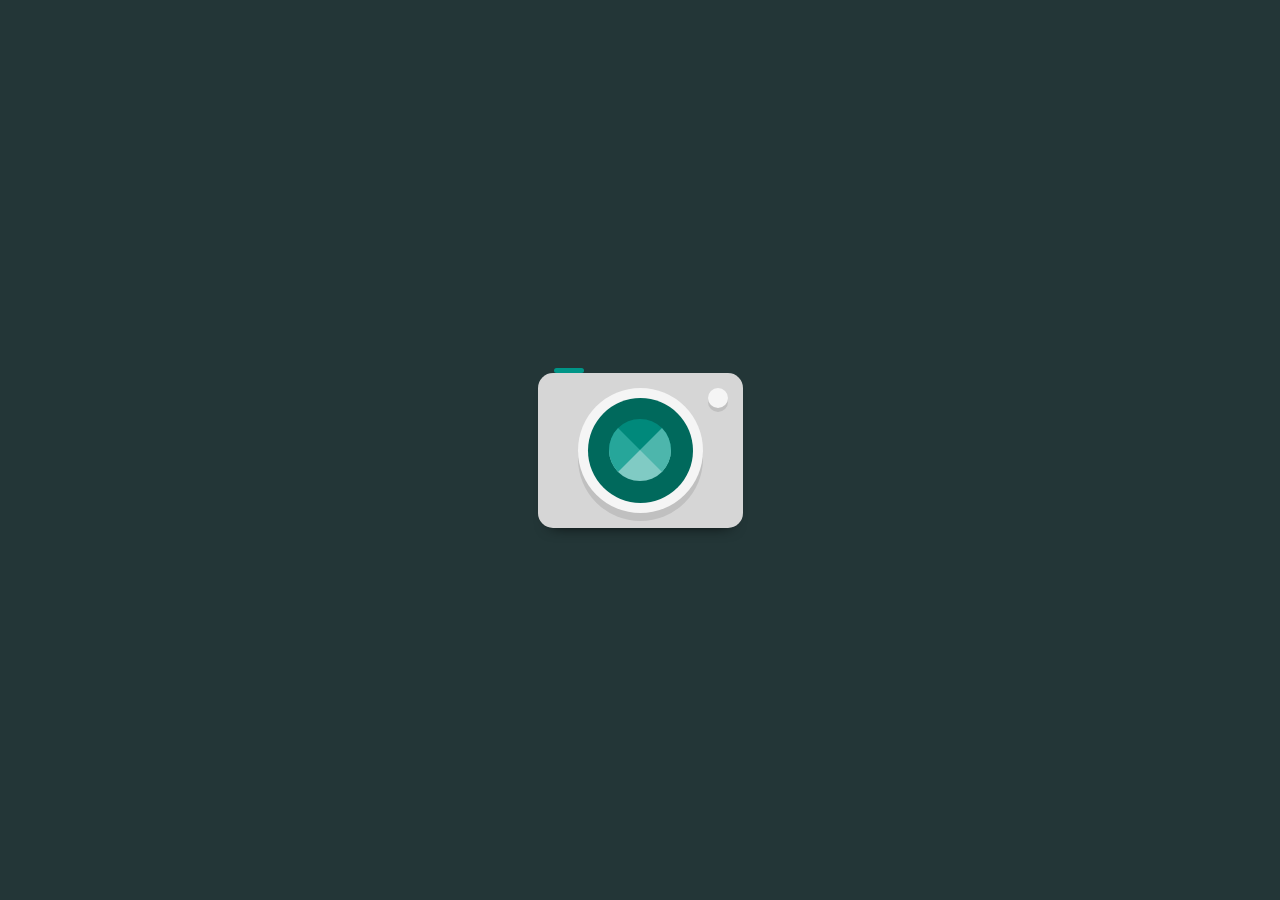
<file: Camera/index.html>
<!DOCTYPE html>
<html lang="en">
<head>
    <meta charset="UTF-8">
    <meta http-equiv="X-UA-Compatible" content="IE=edge">
    <meta name="viewport" content="width=device-width, initial-scale=1.0">
    <link rel="stylesheet" href="style.css">
    <title>Camera </title>
</head>
<body>

    <div class="camera">
        <div class="lens">
            <div class="inner-lens">
                <div class="inner-lens2">

                </div>
            </div>
        </div>
        <div class="flash"></div>
        <div class="button"></div>
    </div>
    
</body>
</html>
</file>
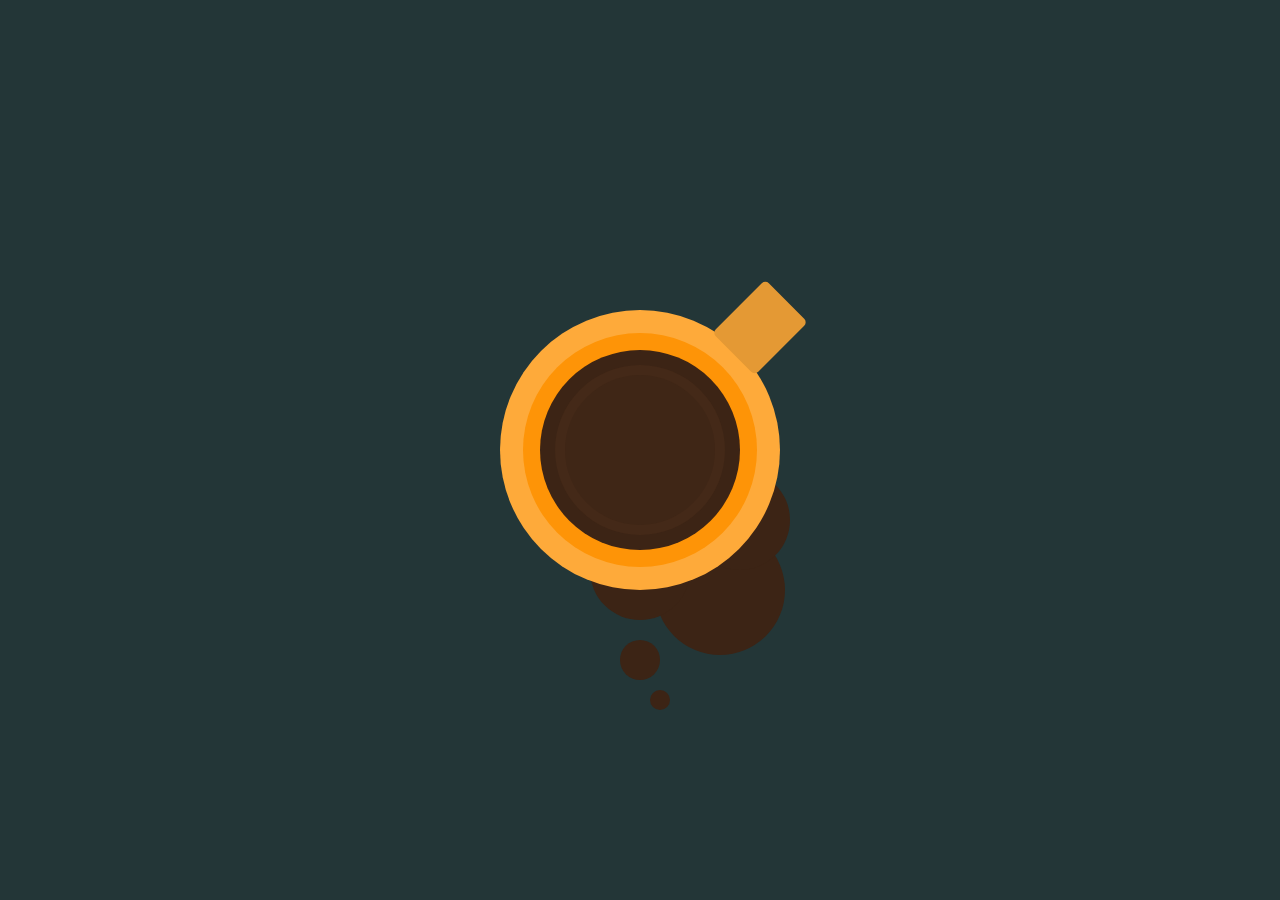
<file: Coffee/index.html>
<!DOCTYPE html>
<html lang="en">
<head>
    <meta charset="UTF-8">
    <meta http-equiv="X-UA-Compatible" content="IE=edge">
    <meta name="viewport" content="width=device-width, initial-scale=1.0">
    <link rel="stylesheet" href="style.css">
    <title>Coffee </title>
</head>
<body>

    <div class="coffee-mug">
        
    </div>
   
    
</body>
</html>
</file>
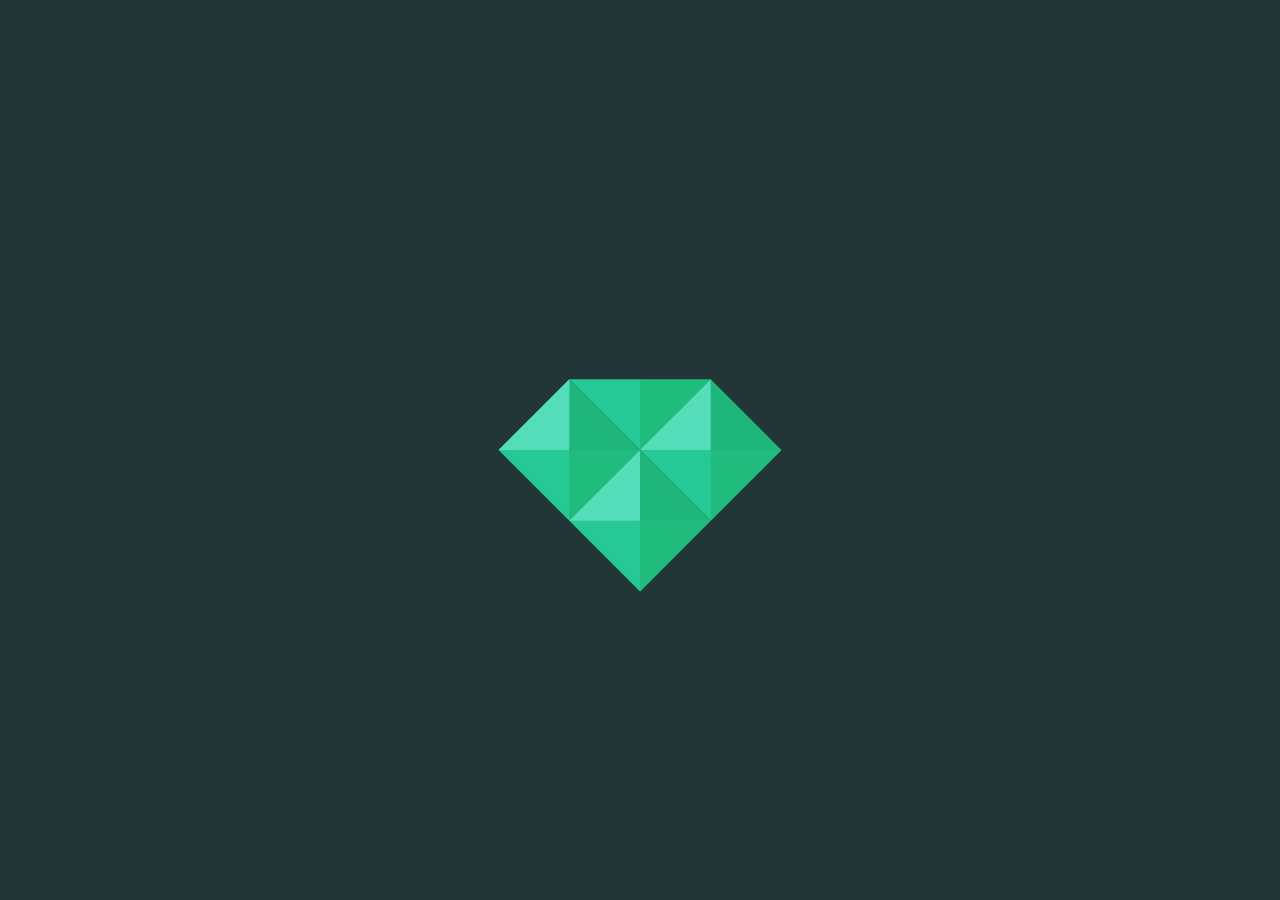
<file: Diamond/index.html>
<!DOCTYPE html>
<html lang="en">
<head>
    <meta charset="UTF-8">
    <meta http-equiv="X-UA-Compatible" content="IE=edge">
    <meta name="viewport" content="width=device-width, initial-scale=1.0">
    <link rel="stylesheet" href="index.css">
    <title>Diamond</title>
</head>
<body>

    <div class="diamond">
        <span></span>
        <span> </span>
        <span> </span>
        <span> </span>

    </div>

    
</body>
</html>
</file>
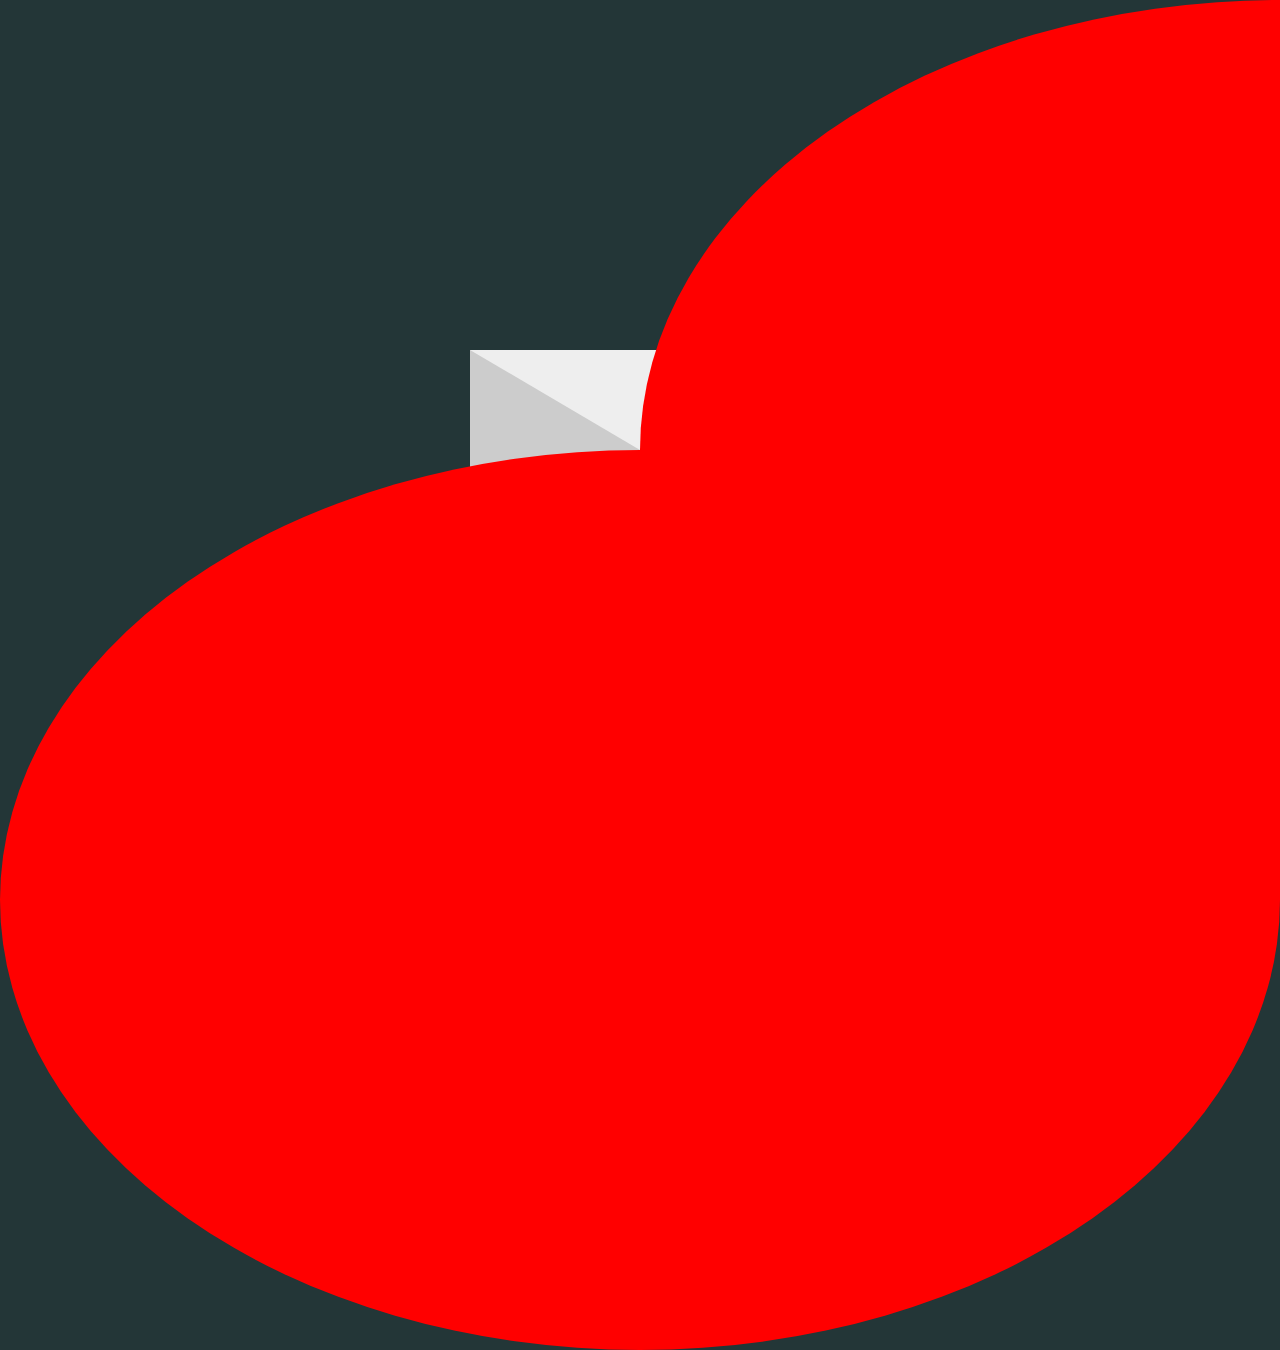
<file: Envelop/index.html>
<!DOCTYPE html>
<html lang="en">
<head>
    <meta charset="UTF-8">
    <meta http-equiv="X-UA-Compatible" content="IE=edge">
    <meta name="viewport" content="width=device-width, initial-scale=1.0">
    <link rel="stylesheet" href="style.css">
    <title> Envelop </title>
</head>
<body>

    <div class="card">
        
        <div class="heart">

        </div>
    </div>
    
</body>
</html>
</file>
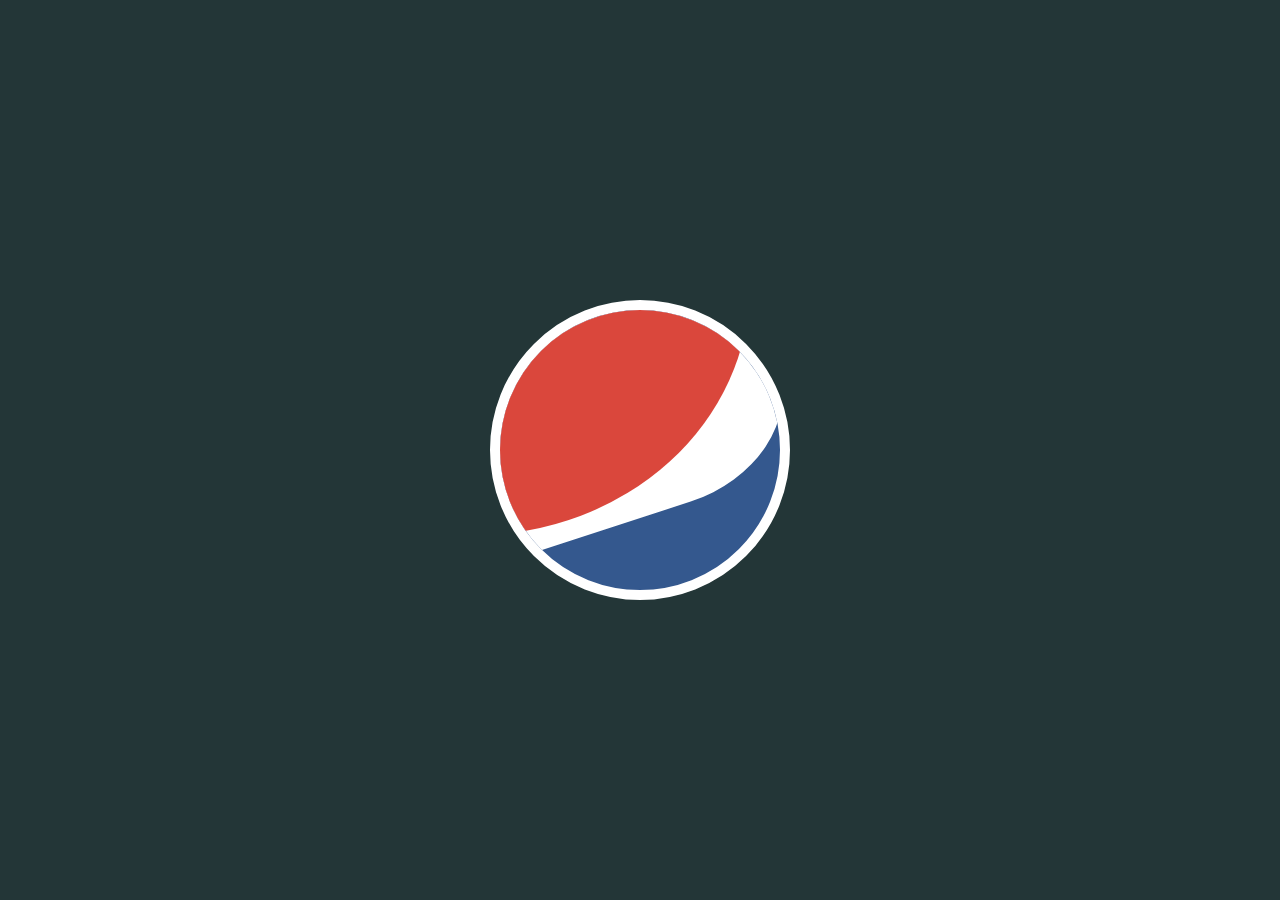
<file: Pepsi Logo/index.html>
<!DOCTYPE html>
<html lang="en">
<head>
    <meta charset="UTF-8">
    <meta http-equiv="X-UA-Compatible" content="IE=edge">
    <meta name="viewport" content="width=device-width, initial-scale=1.0">
    <link rel="stylesheet" href="style.css">
    <title>Document</title>
</head>
<body>

    <div class="pepsi">
        
    </div>
    
</body>
</html>
</file>
<file: Camera/style.css>
* {
    box-sizing: border-box !important;
}

body {
    margin: 0;
    padding: 0;
    background: #233637;
    height: 100vh;
    display: flex;
    justify-content: center;
    align-items: center;
}

.camera {
    width: 205px;
    height: 155px;
    background-color: #d6d6d6;
    border-radius: 15px;
    box-shadow: 0px 10px 15px -13px black;
    position: relative;
    display: flex;
    justify-content: center;
    align-items: center;
}

.lens {
    width: 125px;
    height: 125px;
    background-color: #f5f5f5;
    box-shadow: 0 8px 0 0 #c0c0c0;
    display: flex;
    justify-content: center;
    align-items: center;
    border-radius: 50%;
}

.inner-lens {
    width: 105px;
    height: 105px;
    background-color:#00695c ;
    display: flex;
    justify-content: center;
    align-items: center;
    border-radius: 50%;
}

.inner-lens2 {
    
    border-top: 31px solid #00897b;
    border-right: 31px solid #4db6ac ;
    border-bottom: 31px solid #80cbc4;
    border-left: 31px solid #26a69a;
    border-radius: 50%;
}

.flash {
    position: absolute;
    width: 20px;
    height: 20px;
    background-color: #f5f5f5;
    border-radius: 50%;
    box-shadow: 0 4px 0 0 #c0c0c0;
    right: 15px;
    top: 15px;
}

.button {
    position: absolute;
    width: 30px;
    height: 5px;
    background-color: #009587;
    border-radius: 60px;
    left: 16px;
    top:-5px;
}
</file>
<file: Coffee/style.css>
* {
    box-sizing: border-box !important;
}

body {
    margin: 0;
    padding: 0;
    background: #233637;
    height: 100vh;
    display: flex;
    justify-content: center;
    align-items: center;
}

.coffee-mug {

    position: relative;
    height: 150px;
    width: 150px;
    background-color: #3F2616;
    border-radius: 50%;
    box-shadow: 0px 0px 0px 10px #442918,
    0 0 0 25px #3C2415,
    0 0 0 42px #fe9407,
    0 0 0 65px #FEAA3A,
    0 120px 0 -25px #3C2415,
    100px 70px 0 -25px #3C2415,
    80px 140px 0 -10px #3C2415,
    0px 210px 0 -55px #3C2415,
    20px 250px 0 -65px #3C2415;

}


.coffee-mug::before {
    content: "";
    position: absolute;
    height: 75px;
    width: 60px;
    background-color:#E49934 ;
    top: -85px;
    right: -75px;
    border-radius: 5px;
    transform: rotate(45deg);
}
</file>
<file: Diamond/index.css>
* {
    box-sizing: border-box !important;
}

body {
    margin: 0;
    padding: 0;
    background: #233637;
    height: 100vh;
    display: flex;
    justify-content: center;
    align-items: center;
}

.diamond {
    position: relative;
    height: 200px;
    width: 200px;
    transform: rotate(45deg);
}

span:nth-child(1) {

    position: absolute;
    top: 0;
    left: 0;
    width: 0;
    height: 0;
    border-top: 50px solid transparent;
    border-right: 50px solid #20bc7d;
    border-bottom: 50px solid #26c893;
    border-left: 50px solid transparent;

}

span:nth-child(2) {

    position: absolute;
    top: 0;
    left: 50%;
    width: 0;
    height: 0;
    border-top: 50px solid #1fb67c;
    border-right: 50px solid #20bc7d;
    border-bottom: 50px solid #26c893;
    border-left: 50px solid #55ddb9;

}

span:nth-child(3) {

    position: absolute;
    top: 50%;
    left: 0;
    width: 0;
    height: 0;
    border-top: 50px solid #1fb67c;
    border-right: 50px solid #20bc7d;
    border-bottom: 50px solid #26c893;
    border-left: 50px solid #55ddb9;

}

span:nth-child(4) {

    position: absolute;
    top: 50%;
    left: 50%;
    width: 0;
    height: 0;
    border-top: 50px solid #1fb67c;
    border-right: 50px solid #20bc7d;
    border-bottom: 50px solid #26c893;
    border-left: 50px solid #55ddb9;

}
</file>
<file: Envelop/style.css>
* {
    box-sizing: border-box !important;
}

body {
    margin: 0;
    padding: 0;
    background: #233637;
    height: 100vh;
    display: flex;
    justify-content: center;
    align-items: center;
}


.card {
    width: 10px;
    height: 10px;
    border-top: 100px solid #eee;
    border-right: 170px solid #ddd;
    border-bottom: 100px solid #ccc;
    border-left: 170px solid #ccc;
}


.heart {
    width: 32px;
    height: 32px;
    background-color: red;
    animation: heartbeat 1.4s linear infinite;
}

.heart::before {
    content:"";
    height: 100%;
    width: 100%;
    background-color: red;
    transform: translate(-50%);
    position: absolute;
    border-radius: 50%;
}

.heart::after {
    content:"";
    height: 100%;
    width: 100%;
    background-color: red;
    transform: translate(0,-50%);
    position: absolute;
    border-radius: 50%;
}

@keyframes heartbeat {
    0%{
        transform: translate(-50%,-50%) rotate(45deg) scale(1);
    }
    25%{
        transform: translate(-50%,-50%) rotate(45deg) scale(1);
    }
    30%{
        transform: translate(-50%,-50%) rotate(45deg) scale(1.4);
    }
    50%{
        transform: translate(-50%,-50%) rotate(45deg) scale(1.2);
    }
    70%{
      
      transform: translate(-50%,-50%) rotate(45deg) scale(1.4);
    }
    100%{
        transform: translate(-50%,-50%) rotate(45deg) scale(1);
    }
}
</file>
<file: Pepsi Logo/style.css>
* {
    box-sizing: border-box !important;
}

body {
    margin: 0;
    padding: 0;
    background: #233637;
    height: 100vh;
    display: flex;
    justify-content: center;
    align-items: center;
}


.pepsi {
    height: 300px;
    width: 300px;
    background: #34588e;
    border-radius: 50%;
    border: 10px solid white;
    position: relative;
    overflow: hidden;
}

.pepsi::before {
    content: "";
    height: 400px;
    width:  500px;
    background-color: white;
    position: absolute;
    border-radius: 25%;
    top: -160px;
    left: -240px;
    transform: rotate(-18deg);
}


.pepsi::after {
    content: "";
    height: 500px;
    width:  550px;
    background-color: #da473c;
    position: absolute;
    border-radius: 50%;
    top: -275px;
    left: -300px;
}
</file>
